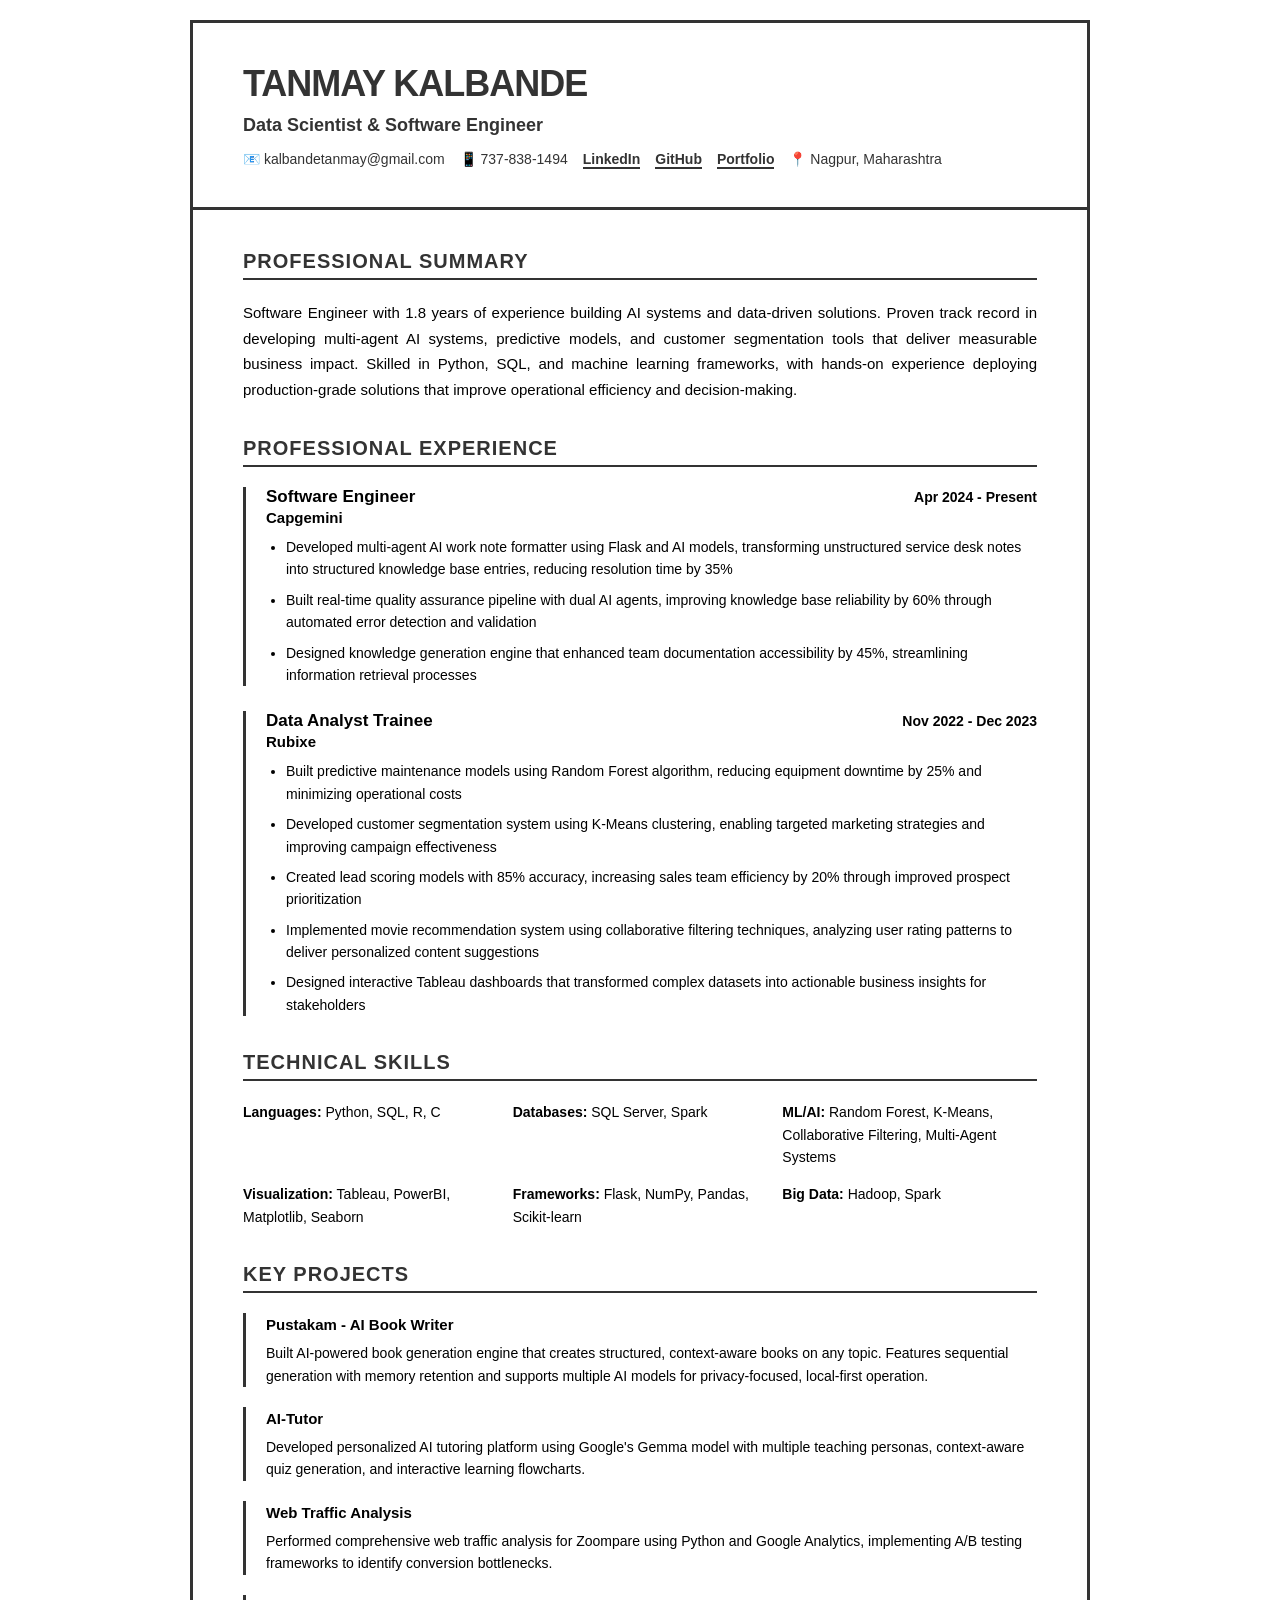
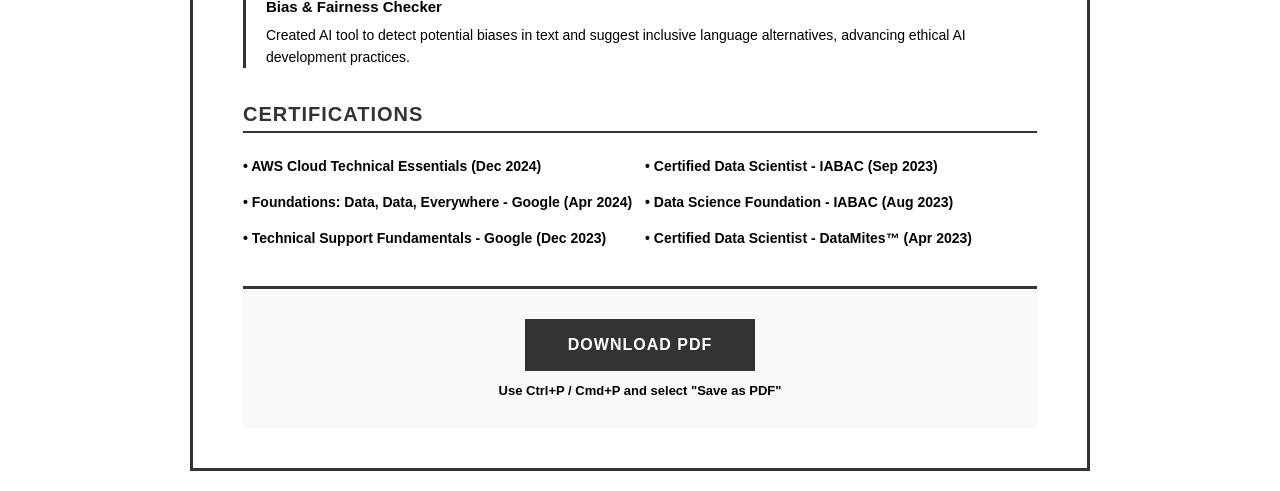
<file: tanmay_resume.html>
<!DOCTYPE html>
<html lang="en">
<head>
    <meta charset="UTF-8">
    <meta name="viewport" content="width=device-width, initial-scale=1.0">
    <title>Tanmay Kalbande - Resume</title>
    <style>
        * {
            margin: 0;
            padding: 0;
            box-sizing: border-box;
        }
        
        body {
            font-family: 'Segoe UI', Tahoma, Geneva, Verdana, sans-serif;
            background: white;
            padding: 20px;
            min-height: 100vh;
        }
        
        .resume-container {
            max-width: 900px;
            margin: 0 auto;
            background: white;
            border: 3px solid #333;
            border-radius: 0;
            overflow: hidden;
        }
        
        .header {
            background: white;
            color: #333;
            padding: 40px 50px;
            border-bottom: 3px solid #333;
        }
        
        .header h1 {
            font-size: 36px;
            margin-bottom: 10px;
            font-weight: 900;
            letter-spacing: -1px;
        }
        
        .header .title {
            font-size: 18px;
            margin-bottom: 15px;
            font-weight: 600;
        }
        
        .contact-info {
            display: flex;
            justify-content: flex-start;
            flex-wrap: wrap;
            gap: 15px;
            font-size: 14px;
            margin-top: 15px;
        }
        
        .contact-info a {
            text-decoration: none;
            color: #333;
            font-weight: 600;
            border-bottom: 2px solid #333;
            transition: opacity 0.3s;
        }
        
        .contact-info a:hover {
            opacity: 0.6;
        }
        
        .content {
            padding: 40px 50px;
        }
        
        .section {
            margin-bottom: 35px;
        }
        
        .section-title {
            font-size: 20px;
            font-weight: 900;
            text-transform: uppercase;
            letter-spacing: 1px;
            color: #333;
            border-bottom: 2px solid #333;
            padding-bottom: 5px;
            margin-bottom: 20px;
        }
        
        .summary {
            font-size: 15px;
            line-height: 1.7;
            text-align: justify;
        }
        
        .experience-item {
            margin-bottom: 25px;
            border-left: 3px solid #333;
            padding-left: 20px;
        }
        
        .experience-header {
            display: flex;
            justify-content: space-between;
            align-items: baseline;
            margin-bottom: 8px;
            flex-wrap: wrap;
            gap: 10px;
        }
        
        .job-title {
            font-size: 17px;
            font-weight: 900;
        }
        
        .company {
            font-size: 15px;
            font-weight: 600;
            margin-top: 2px;
        }
        
        .duration {
            font-size: 14px;
            font-weight: 600;
        }
        
        .duties {
            margin-top: 10px;
            padding-left: 20px;
        }
        
        .duties li {
            font-size: 14px;
            margin-bottom: 8px;
            line-height: 1.6;
        }
        
        .skills-grid {
            display: grid;
            grid-template-columns: repeat(auto-fit, minmax(250px, 1fr));
            gap: 15px;
        }
        
        .skill-category {
            font-size: 14px;
            line-height: 1.6;
        }
        
        .skill-category strong {
            font-weight: 900;
        }
        
        .project-item {
            margin-bottom: 20px;
            font-size: 14px;
            line-height: 1.6;
            border-left: 3px solid #333;
            padding-left: 20px;
        }
        
        .project-title {
            font-weight: 900;
            font-size: 15px;
            display: block;
            margin-bottom: 5px;
        }
        
        .certifications-list {
            display: grid;
            grid-template-columns: repeat(auto-fit, minmax(280px, 1fr));
            gap: 10px;
        }
        
        .cert-item {
            font-size: 14px;
            padding: 5px 0;
            font-weight: 600;
        }
        
        .download-section {
            text-align: center;
            padding: 30px;
            background: #f8f9fa;
            margin-top: 20px;
            border-top: 3px solid #333;
        }
        
        .download-btn {
            background: #333;
            color: white;
            padding: 14px 40px;
            border: 3px solid #333;
            border-radius: 0;
            font-size: 16px;
            font-weight: 900;
            cursor: pointer;
            transition: all 0.3s;
            text-transform: uppercase;
            letter-spacing: 1px;
        }
        
        .download-btn:hover {
            background: white;
            color: #333;
        }
        
        @media screen and (max-width: 768px) {
            body {
                padding: 10px;
            }
            
            .header, .content {
                padding: 30px 20px;
            }
            
            .header h1 {
                font-size: 26px;
            }
            
            .header .title {
                font-size: 16px;
            }
            
            .contact-info {
                flex-direction: column;
                gap: 8px;
                font-size: 13px;
            }
            
            .section-title {
                font-size: 18px;
            }
            
            .experience-header {
                flex-direction: column;
                gap: 5px;
            }
            
            .skills-grid, .certifications-list {
                grid-template-columns: 1fr;
            }
        }
        
        @media screen and (max-width: 480px) {
            .header h1 {
                font-size: 22px;
            }
            
            .contact-info {
                font-size: 12px;
            }
            
            .section-title {
                font-size: 16px;
            }
        }
        
        @media print {
            body {
                background: white;
                padding: 0;
            }
            
            .resume-container {
                border: none;
            }
            
            .download-section {
                display: none;
            }
        }
    </style>
</head>
<body>
    <div class="resume-container">
        <div class="header">
            <h1>TANMAY KALBANDE</h1>
            <div class="title">Data Scientist & Software Engineer</div>
            <div class="contact-info">
                <span>📧 kalbandetanmay@gmail.com</span>
                <span>📱 737-838-1494</span>
                <span><a href="https://www.linkedin.com/in/tanmay-kalbande" target="_blank">LinkedIn</a></span>
                <span><a href="https://github.com/tanmay-kalbande" target="_blank">GitHub</a></span>
                <span><a href="https://tanmay-kalbande.vercel.app/" target="_blank">Portfolio</a></span>
                <span>📍 Nagpur, Maharashtra</span>
            </div>
        </div>

        <div class="content">
            <div class="section">
                <h2 class="section-title">Professional Summary</h2>
                <p class="summary">
                    Software Engineer with 1.8 years of experience building AI systems and data-driven solutions. Proven track record in developing multi-agent AI systems, predictive models, and customer segmentation tools that deliver measurable business impact. Skilled in Python, SQL, and machine learning frameworks, with hands-on experience deploying production-grade solutions that improve operational efficiency and decision-making.
                </p>
            </div>

            <div class="section">
                <h2 class="section-title">Professional Experience</h2>
                
                <div class="experience-item">
                    <div class="experience-header">
                        <div>
                            <div class="job-title">Software Engineer</div>
                            <div class="company">Capgemini</div>
                        </div>
                        <div class="duration">Apr 2024 - Present</div>
                    </div>
                    <ul class="duties">
                        <li>Developed multi-agent AI work note formatter using Flask and AI models, transforming unstructured service desk notes into structured knowledge base entries, reducing resolution time by 35%</li>
                        <li>Built real-time quality assurance pipeline with dual AI agents, improving knowledge base reliability by 60% through automated error detection and validation</li>
                        <li>Designed knowledge generation engine that enhanced team documentation accessibility by 45%, streamlining information retrieval processes</li>
                    </ul>
                </div>

                <div class="experience-item">
                    <div class="experience-header">
                        <div>
                            <div class="job-title">Data Analyst Trainee</div>
                            <div class="company">Rubixe</div>
                        </div>
                        <div class="duration">Nov 2022 - Dec 2023</div>
                    </div>
                    <ul class="duties">
                        <li>Built predictive maintenance models using Random Forest algorithm, reducing equipment downtime by 25% and minimizing operational costs</li>
                        <li>Developed customer segmentation system using K-Means clustering, enabling targeted marketing strategies and improving campaign effectiveness</li>
                        <li>Created lead scoring models with 85% accuracy, increasing sales team efficiency by 20% through improved prospect prioritization</li>
                        <li>Implemented movie recommendation system using collaborative filtering techniques, analyzing user rating patterns to deliver personalized content suggestions</li>
                        <li>Designed interactive Tableau dashboards that transformed complex datasets into actionable business insights for stakeholders</li>
                    </ul>
                </div>
            </div>

            <div class="section">
                <h2 class="section-title">Technical Skills</h2>
                <div class="skills-grid">
                    <div class="skill-category">
                        <strong>Languages:</strong> Python, SQL, R, C
                    </div>
                    <div class="skill-category">
                        <strong>Databases:</strong> SQL Server, Spark
                    </div>
                    <div class="skill-category">
                        <strong>ML/AI:</strong> Random Forest, K-Means, Collaborative Filtering, Multi-Agent Systems
                    </div>
                    <div class="skill-category">
                        <strong>Visualization:</strong> Tableau, PowerBI, Matplotlib, Seaborn
                    </div>
                    <div class="skill-category">
                        <strong>Frameworks:</strong> Flask, NumPy, Pandas, Scikit-learn
                    </div>
                    <div class="skill-category">
                        <strong>Big Data:</strong> Hadoop, Spark
                    </div>
                </div>
            </div>

            <div class="section">
                <h2 class="section-title">Key Projects</h2>
                <div class="project-item">
                    <span class="project-title">Pustakam - AI Book Writer</span>
                    Built AI-powered book generation engine that creates structured, context-aware books on any topic. Features sequential generation with memory retention and supports multiple AI models for privacy-focused, local-first operation.
                </div>
                <div class="project-item">
                    <span class="project-title">AI-Tutor</span>
                    Developed personalized AI tutoring platform using Google's Gemma model with multiple teaching personas, context-aware quiz generation, and interactive learning flowcharts.
                </div>
                <div class="project-item">
                    <span class="project-title">Web Traffic Analysis</span>
                    Performed comprehensive web traffic analysis for Zoompare using Python and Google Analytics, implementing A/B testing frameworks to identify conversion bottlenecks.
                </div>
                <div class="project-item">
                    <span class="project-title">Bias & Fairness Checker</span>
                    Created AI tool to detect potential biases in text and suggest inclusive language alternatives, advancing ethical AI development practices.
                </div>
            </div>

            <div class="section">
                <h2 class="section-title">Certifications</h2>
                <div class="certifications-list">
                    <div class="cert-item">• AWS Cloud Technical Essentials (Dec 2024)</div>
                    <div class="cert-item">• Certified Data Scientist - IABAC (Sep 2023)</div>
                    <div class="cert-item">• Foundations: Data, Data, Everywhere - Google (Apr 2024)</div>
                    <div class="cert-item">• Data Science Foundation - IABAC (Aug 2023)</div>
                    <div class="cert-item">• Technical Support Fundamentals - Google (Dec 2023)</div>
                    <div class="cert-item">• Certified Data Scientist - DataMites™ (Apr 2023)</div>
                </div>
            </div>

            <div class="download-section">
                <button class="download-btn" onclick="window.print()">Download PDF</button>
                <p style="font-size: 13px; margin-top: 12px; font-weight: 600;">Use Ctrl+P / Cmd+P and select "Save as PDF"</p>
            </div>
        </div>
    </div>
</body>
</html>
</file>
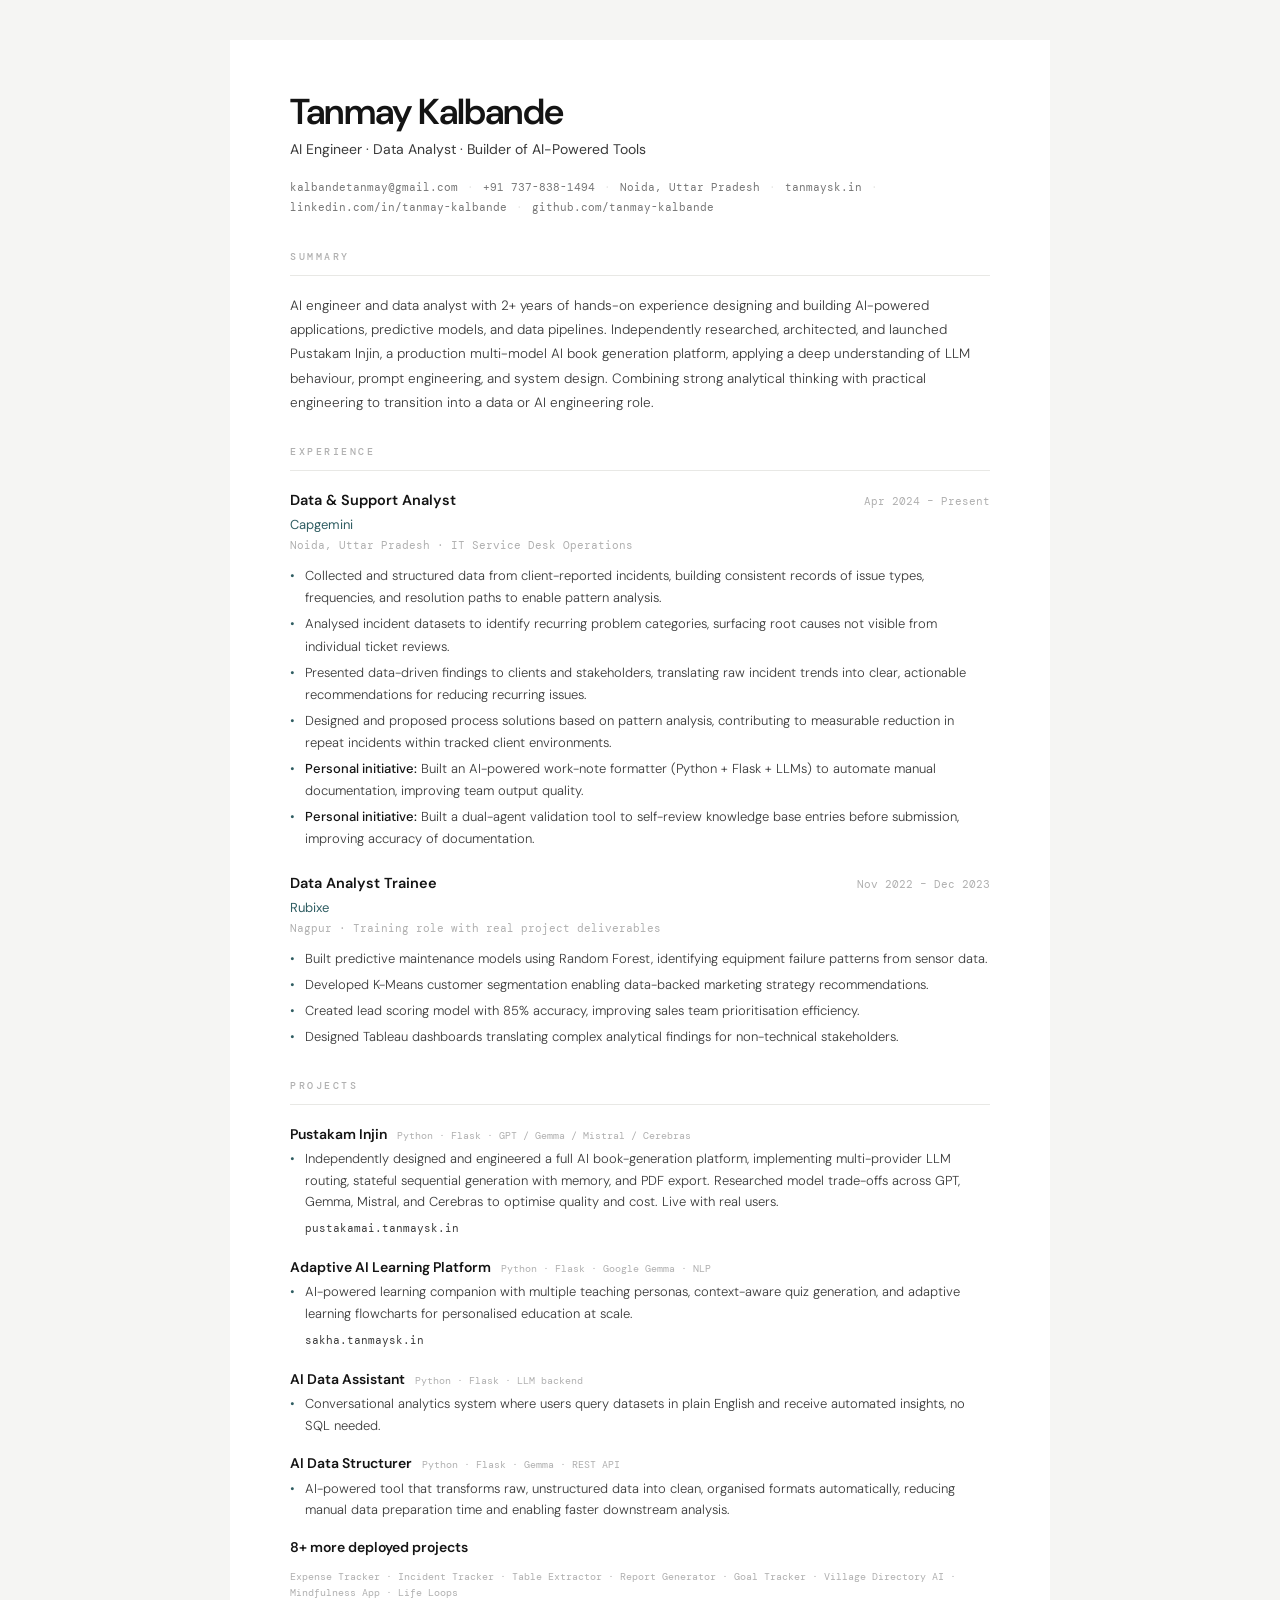
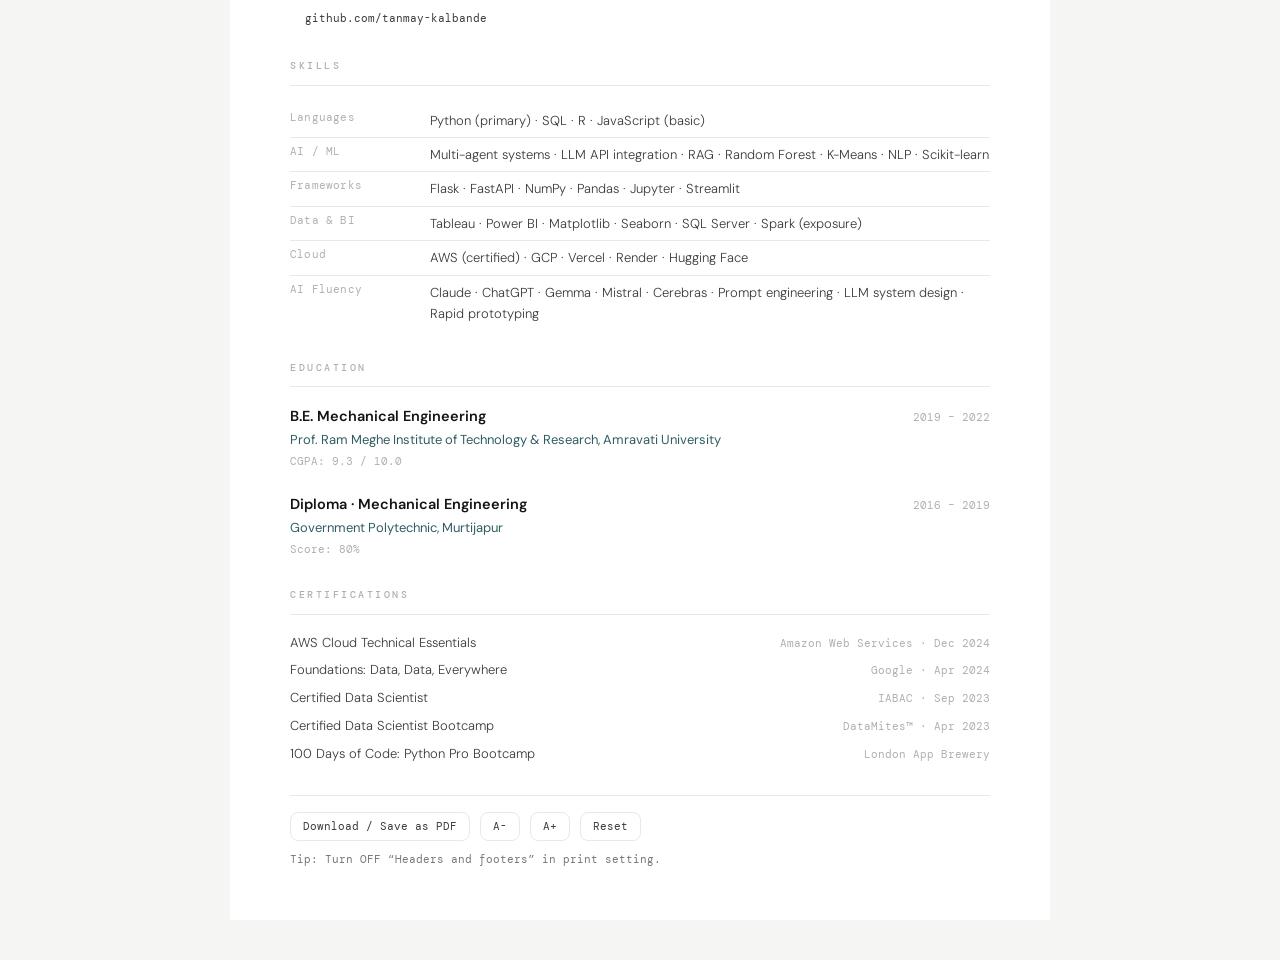
<file: Tanmay_Resume_Final(2).html>
<!DOCTYPE html>
<html lang="en">
<head>
  <meta charset="UTF-8" />
  <meta name="viewport" content="width=device-width, initial-scale=1.0" />
  <title>Tanmay Kalbande — Resume</title>

  <!-- ✅ Correct Google Fonts link -->
  <link href="https://fonts.googleapis.com/css2?family=DM+Sans:ital,opsz,wght@0,9..40,300;0,9..40,400;0,9..40,500;0,9..40,600;1,9..40,300&family=DM+Mono:wght@400;500&display=swap" rel="stylesheet">

  <style>
    *, *::before, *::after { box-sizing: border-box; margin: 0; padding: 0; }

    :root {
      --ink:   #141414;
      --ink2:  #3a3a3a;
      --ink3:  #767676;
      --ink4:  #b0b0b0;

      /* ✅ Professional accent (muted deep teal) */
      --accent: #2F5D62;

      --rule:  #e8e8e5;
      --mono:  'DM Mono', monospace;
      --sans:  'DM Sans', sans-serif;
    }

    /* ===== Print fixes ===== */
    @media print {
      @page { size: A4; margin: 10mm 12mm; }

      html, body {
        background: #fff !important;
        margin: 0 !important;
        padding: 0 !important;
      }

      /* Print should reflect current zoom set by controls */
      .page {
        margin: 0 !important;
        padding: 0 !important;
        max-width: 100% !important;
        box-shadow: none !important;
      }

      * {
        -webkit-print-color-adjust: exact;
        print-color-adjust: exact;
      }

      section, .entry, .project, .cert-item, .skills-table tr {
        break-inside: avoid;
        page-break-inside: avoid;
      }

      .print-actions { display: none !important; }

      a { color: var(--ink2) !important; text-decoration: none !important; }
    }

    body {
      font-family: var(--sans);
      background: #f5f5f3;
      color: var(--ink);
      line-height: 1.6;
      -webkit-font-smoothing: antialiased;
    }

    /* ✅ This element is what we scale (A-/A+) */
    .page {
      max-width: 820px;
      margin: 40px auto;
      background: #fff;
      padding: 52px 60px;

      /* default zoom (changed by JS) */
      zoom: 1;
    }

    /* HEADER */
    .head { margin-bottom: 32px; }

    .head-name {
      font-size: 36px;
      font-weight: 600;
      letter-spacing: -0.8px;
      color: var(--ink);
      line-height: 1.1;
      margin-bottom: 6px;
    }

    .head-title {
      font-size: 14px;
      color: var(--ink2);
      font-weight: 400;
      margin-bottom: 18px;
    }

    .head-contact {
      display: flex;
      flex-wrap: wrap;
      font-family: var(--mono);
      font-size: 11px;
      color: var(--ink3);
      gap: 0;
      line-height: 1.8;
    }

    .head-contact a { color: var(--ink3); text-decoration: none; }
    .head-contact a:hover { color: var(--ink); text-decoration: none; }
    .sep { margin: 0 9px; color: var(--rule); }

    /* SECTION */
    section { margin-bottom: 30px; }

    .sec-label {
      font-family: var(--mono);
      font-size: 9.5px;
      font-weight: 500;
      letter-spacing: 2.5px;
      text-transform: uppercase;
      color: var(--ink4);
      padding-bottom: 10px;
      border-bottom: 1px solid var(--rule);
      margin-bottom: 18px;
    }

    /* SUMMARY */
    .summary {
      font-size: 13.5px;
      color: var(--ink2);
      line-height: 1.8;
      font-weight: 300;
    }

    /* ENTRY */
    .entry { margin-bottom: 22px; }
    .entry:last-child { margin-bottom: 0; }

    .entry-top {
      display: flex;
      justify-content: space-between;
      align-items: baseline;
      gap: 12px;
      flex-wrap: wrap;
      margin-bottom: 2px;
    }

    .entry-title { font-size: 14.5px; font-weight: 600; color: var(--ink); }

    .entry-period {
      font-family: var(--mono);
      font-size: 10.5px;
      color: var(--ink4);
      white-space: nowrap;
      flex-shrink: 0;
    }

    .entry-org { font-size: 13px; color: var(--accent); font-weight: 400; margin-bottom: 3px; }

    .entry-sub {
      font-family: var(--mono);
      font-size: 10.5px;
      color: var(--ink4);
      margin-bottom: 10px;
    }

    .bullets { list-style: none; }

    .bullets li {
      font-size: 13px;
      color: var(--ink2);
      line-height: 1.7;
      padding-left: 15px;
      position: relative;
      margin-bottom: 4px;
      font-weight: 300;
    }

    /* ✅ Bullet marker (not em dash) */
    .bullets li::before {
      content: '•';
      position: absolute;
      left: 0;
      color: var(--accent);
    }

    .bullets li strong { color: var(--ink); font-weight: 500; }

    /* PROJECTS */
    .project { margin-bottom: 16px; }
    .project:last-child { margin-bottom: 0; }

    .proj-top {
      display: flex;
      align-items: baseline;
      gap: 10px;
      flex-wrap: wrap;
      margin-bottom: 3px;
    }

    .proj-name { font-size: 14px; font-weight: 600; color: var(--ink); }

    .proj-stack {
      font-family: var(--mono);
      font-size: 10px;
      color: var(--ink4);
    }

    .proj-desc {
      font-size: 13px;
      color: var(--ink2);
      line-height: 1.65;
      padding-left: 15px;
      position: relative;
      font-weight: 300;
      margin-bottom: 2px;
    }

    /* ✅ Not an em dash */
    .proj-desc::before { content: '•'; position: absolute; left: 0; color: var(--accent); }

    /* ✅ Project links: NO underline / NO border */
    .proj-link {
      font-family: var(--mono);
      font-size: 10.5px;
      color: var(--ink2);
      text-decoration: none;
      padding-left: 15px;
      display: inline-block;
      border: none;
    }
    .proj-link:hover { color: var(--ink); text-decoration: none; }

    /* ✅ SKILLS TABLE */
    .skills-table {
      width: 100%;
      border-collapse: collapse;
    }

    .skills-table td {
      padding: 6px 0;
      vertical-align: top;
    }

    .skills-table tr:not(:last-child) td {
      border-bottom: 1px solid var(--rule);
    }

    .skills-table .sk {
      width: 140px;
      font-family: var(--mono);
      font-size: 10.5px;
      color: var(--ink4);
      padding-right: 18px;
      letter-spacing: 0.2px;
      white-space: nowrap;
    }

    .skills-table .sv {
      font-size: 13px;
      color: var(--ink2);
      font-weight: 300;
      line-height: 1.65;
    }

    /* CERTS */
    .cert-list { display: flex; flex-direction: column; gap: 7px; }

    .cert-item {
      display: flex;
      justify-content: space-between;
      align-items: baseline;
      gap: 12px;
      flex-wrap: wrap;
    }

    .cert-name { font-size: 13px; color: var(--ink2); font-weight: 300; }

    .cert-meta {
      font-family: var(--mono);
      font-size: 10.5px;
      color: var(--ink4);
      white-space: nowrap;
      flex-shrink: 0;
    }

    /* Footer actions */
    .print-actions {
      margin-top: 26px;
      padding-top: 16px;
      border-top: 1px solid var(--rule);
      display: flex;
      flex-wrap: wrap;
      gap: 10px;
      align-items: center;
      justify-content: flex-start;
      font-family: var(--mono);
      color: var(--ink3);
    }

    /* ✅ Small buttons, consistent styling */
    .btn {
      appearance: none;
      border: 1px solid var(--rule);
      background: #fff;
      padding: 8px 12px;
      border-radius: 8px;
      cursor: pointer;
      font-family: var(--mono);
      font-size: 11px;
      color: var(--ink2);
      line-height: 1;
    }
    .btn:hover { border-color: var(--ink4); color: var(--ink); }

    /* Tip stays small */
    .tip {
      font-size: 11px;
      color: var(--ink3);
    }

    @media (max-width: 640px) {
      .page { padding: 32px 24px; margin: 0; border-radius: 0; box-shadow: none; }
      .head-name { font-size: 26px; }
      .skills-table .sk { width: 100px; color: var(--accent); }
    }
  </style>
</head>

<body>
  <div class="page" id="resumePage">

    <!-- HEADER -->
    <header class="head">
      <div class="head-name">Tanmay Kalbande</div>
      <div class="head-title">AI Engineer · Data Analyst · Builder of AI-Powered Tools</div>

      <!-- Email & phone are plain text (no hyperlinks). Website/LinkedIn/GitHub are clickable. -->
      <div class="head-contact">
        <span>kalbandetanmay@gmail.com</span>
        <span class="sep">·</span>
        <span>+91 737-838-1494</span>
        <span class="sep">·</span>
        <span>Noida, Uttar Pradesh</span>
        <span class="sep">·</span>
        <a href="https://tanmaysk.in" target="_blank" rel="noopener noreferrer">tanmaysk.in</a>
        <span class="sep">·</span>
        <a href="https://linkedin.com/in/tanmay-kalbande" target="_blank" rel="noopener noreferrer">linkedin.com/in/tanmay-kalbande</a>
        <span class="sep">·</span>
        <a href="https://github.com/tanmay-kalbande" target="_blank" rel="noopener noreferrer">github.com/tanmay-kalbande</a>
      </div>
    </header>

    <!-- SUMMARY -->
    <section>
      <div class="sec-label">Summary</div>
      <p class="summary">
        AI engineer and data analyst with 2+ years of hands-on experience designing and building AI-powered applications,
        predictive models, and data pipelines. Independently researched, architected, and launched Pustakam Injin, a
        production multi-model AI book generation platform, applying a deep understanding of LLM behaviour, prompt
        engineering, and system design. Combining strong analytical thinking with practical engineering to transition
        into a data or AI engineering role.
      </p>
    </section>

    <!-- EXPERIENCE -->
    <section>
      <div class="sec-label">Experience</div>

      <div class="entry">
        <div class="entry-top">
          <div class="entry-title">Data &amp; Support Analyst</div>
          <div class="entry-period">Apr 2024 – Present</div>
        </div>
        <div class="entry-org">Capgemini</div>
        <div class="entry-sub">Noida, Uttar Pradesh · IT Service Desk Operations</div>
        <ul class="bullets">
          <li>Collected and structured data from client-reported incidents, building consistent records of issue types, frequencies, and resolution paths to enable pattern analysis.</li>
          <li>Analysed incident datasets to identify recurring problem categories, surfacing root causes not visible from individual ticket reviews.</li>
          <li>Presented data-driven findings to clients and stakeholders, translating raw incident trends into clear, actionable recommendations for reducing recurring issues.</li>
          <li>Designed and proposed process solutions based on pattern analysis, contributing to measurable reduction in repeat incidents within tracked client environments.</li>
          <li><strong>Personal initiative:</strong> Built an AI-powered work-note formatter (Python + Flask + LLMs) to automate manual documentation, improving team output quality.</li>
          <li><strong>Personal initiative:</strong> Built a dual-agent validation tool to self-review knowledge base entries before submission, improving accuracy of documentation.</li>
        </ul>
      </div>

      <div class="entry">
        <div class="entry-top">
          <div class="entry-title">Data Analyst Trainee</div>
          <div class="entry-period">Nov 2022 – Dec 2023</div>
        </div>
        <div class="entry-org">Rubixe</div>
        <div class="entry-sub">Nagpur · Training role with real project deliverables</div>
        <ul class="bullets">
          <li>Built predictive maintenance models using Random Forest, identifying equipment failure patterns from sensor data.</li>
          <li>Developed K-Means customer segmentation enabling data-backed marketing strategy recommendations.</li>
          <li>Created lead scoring model with 85% accuracy, improving sales team prioritisation efficiency.</li>
          <li>Designed Tableau dashboards translating complex analytical findings for non-technical stakeholders.</li>
        </ul>
      </div>
    </section>

    <!-- PROJECTS -->
    <section>
      <div class="sec-label">Projects</div>

      <div class="project">
        <div class="proj-top">
          <span class="proj-name">Pustakam Injin</span>
          <span class="proj-stack">Python · Flask · GPT / Gemma / Mistral / Cerebras</span>
        </div>
        <p class="proj-desc">
          Independently designed and engineered a full AI book-generation platform, implementing multi-provider LLM routing,
          stateful sequential generation with memory, and PDF export. Researched model trade-offs across GPT, Gemma, Mistral,
          and Cerebras to optimise quality and cost. Live with real users.
        </p>
        <a class="proj-link" href="https://pustakamai.tanmaysk.in" target="_blank" rel="noopener noreferrer">pustakamai.tanmaysk.in</a>
      </div>

      <div class="project">
        <div class="proj-top">
          <span class="proj-name">Adaptive AI Learning Platform</span>
          <span class="proj-stack">Python · Flask · Google Gemma · NLP</span>
        </div>
        <p class="proj-desc">
          AI-powered learning companion with multiple teaching personas, context-aware quiz generation, and adaptive learning flowcharts for personalised education at scale.
        </p>
        <a class="proj-link" href="https://sakha.tanmaysk.in" target="_blank" rel="noopener noreferrer">sakha.tanmaysk.in</a>
      </div>

      <div class="project">
        <div class="proj-top">
          <span class="proj-name">AI Data Assistant</span>
          <span class="proj-stack">Python · Flask · LLM backend</span>
        </div>
        <p class="proj-desc">
          Conversational analytics system where users query datasets in plain English and receive automated insights, no SQL needed.
        </p>
      </div>

      <div class="project">
        <div class="proj-top">
          <span class="proj-name">AI Data Structurer</span>
          <span class="proj-stack">Python · Flask · Gemma · REST API</span>
        </div>
        <p class="proj-desc">
          AI-powered tool that transforms raw, unstructured data into clean, organised formats automatically, reducing manual data preparation time and enabling faster downstream analysis.
        </p>
      </div>

      <div class="project">
        <div class="proj-top">
          <span class="proj-name">8+ more deployed projects</span>
          <span class="proj-stack">Expense Tracker · Incident Tracker · Table Extractor · Report Generator · Goal Tracker · Village Directory AI · Mindfulness App · Life Loops</span>
        </div>
        <a class="proj-link" href="https://github.com/tanmay-kalbande" target="_blank" rel="noopener noreferrer">github.com/tanmay-kalbande</a>
      </div>
    </section>

    <!-- SKILLS -->
    <section>
      <div class="sec-label">Skills</div>

      <table class="skills-table" role="presentation" aria-label="Skills">
        <tr>
          <td class="sk">Languages</td>
          <td class="sv">Python (primary) · SQL · R · JavaScript (basic)</td>
        </tr>
        <tr>
          <td class="sk">AI / ML</td>
          <td class="sv">Multi-agent systems · LLM API integration · RAG · Random Forest · K-Means · NLP · Scikit-learn</td>
        </tr>
        <tr>
          <td class="sk">Frameworks</td>
          <td class="sv">Flask · FastAPI · NumPy · Pandas · Jupyter · Streamlit</td>
        </tr>
        <tr>
          <td class="sk">Data &amp; BI</td>
          <td class="sv">Tableau · Power BI · Matplotlib · Seaborn · SQL Server · Spark (exposure)</td>
        </tr>
        <tr>
          <td class="sk">Cloud</td>
          <td class="sv">AWS (certified) · GCP · Vercel · Render · Hugging Face</td>
        </tr>
        <tr>
          <td class="sk">AI Fluency</td>
          <td class="sv">Claude · ChatGPT · Gemma · Mistral · Cerebras · Prompt engineering · LLM system design · Rapid prototyping</td>
        </tr>
      </table>
    </section>

    <!-- EDUCATION -->
    <section>
      <div class="sec-label">Education</div>

      <div class="entry">
        <div class="entry-top">
          <div class="entry-title">B.E. Mechanical Engineering</div>
          <div class="entry-period">2019 – 2022</div>
        </div>
        <div class="entry-org">Prof. Ram Meghe Institute of Technology &amp; Research, Amravati University</div>
        <div class="entry-sub">CGPA: 9.3 / 10.0</div>
      </div>

      <div class="entry" style="margin-bottom:0;">
        <div class="entry-top">
          <div class="entry-title">Diploma · Mechanical Engineering</div>
          <div class="entry-period">2016 – 2019</div>
        </div>
        <div class="entry-org">Government Polytechnic, Murtijapur</div>
        <div class="entry-sub">Score: 80%</div>
      </div>
    </section>

    <!-- CERTIFICATIONS -->
    <section>
      <div class="sec-label">Certifications</div>
      <div class="cert-list">
        <div class="cert-item">
          <span class="cert-name">AWS Cloud Technical Essentials</span>
          <span class="cert-meta">Amazon Web Services · Dec 2024</span>
        </div>
        <div class="cert-item">
          <span class="cert-name">Foundations: Data, Data, Everywhere</span>
          <span class="cert-meta">Google · Apr 2024</span>
        </div>
        <div class="cert-item">
          <span class="cert-name">Certified Data Scientist</span>
          <span class="cert-meta">IABAC · Sep 2023</span>
        </div>
        <div class="cert-item">
          <span class="cert-name">Certified Data Scientist Bootcamp</span>
          <span class="cert-meta">DataMites™ · Apr 2023</span>
        </div>
        <div class="cert-item">
          <span class="cert-name">100 Days of Code: Python Pro Bootcamp</span>
          <span class="cert-meta">London App Brewery</span>
        </div>
      </div>
    </section>

    <!-- Footer actions (hidden in print) -->
    <div class="print-actions">
      <button class="btn" onclick="window.print()">Download / Save as PDF</button>

      <!-- ✅ Text size controls (small + same style as download button) -->
      <button class="btn" id="textSmaller" type="button">A-</button>
      <button class="btn" id="textBigger" type="button">A+</button>
      <button class="btn" id="textReset" type="button">Reset</button>

      <span class="tip">Tip: Turn OFF “Headers and footers” in print setting.</span>
    </div>

  </div>

  <script>
    (function () {
      const page = document.getElementById('resumePage');

      // Zoom values (global scaling for all text and layout)
      const STEP = 0.05;
      const MIN = 0.85;
      const MAX = 1.25;

      function getZoom() {
        const z = parseFloat(localStorage.getItem('resumeZoom') || '1');
        return isNaN(z) ? 1 : z;
      }

      function setZoom(z) {
        const clamped = Math.max(MIN, Math.min(MAX, z));
        page.style.zoom = clamped;
        localStorage.setItem('resumeZoom', String(clamped));
      }

      // Init
      setZoom(getZoom());

      document.getElementById('textSmaller').addEventListener('click', () => {
        setZoom(getZoom() - STEP);
      });

      document.getElementById('textBigger').addEventListener('click', () => {
        setZoom(getZoom() + STEP);
      });

      document.getElementById('textReset').addEventListener('click', () => {
        setZoom(1);
      });
    })();
  </script>
</body>
</html>
</file>
